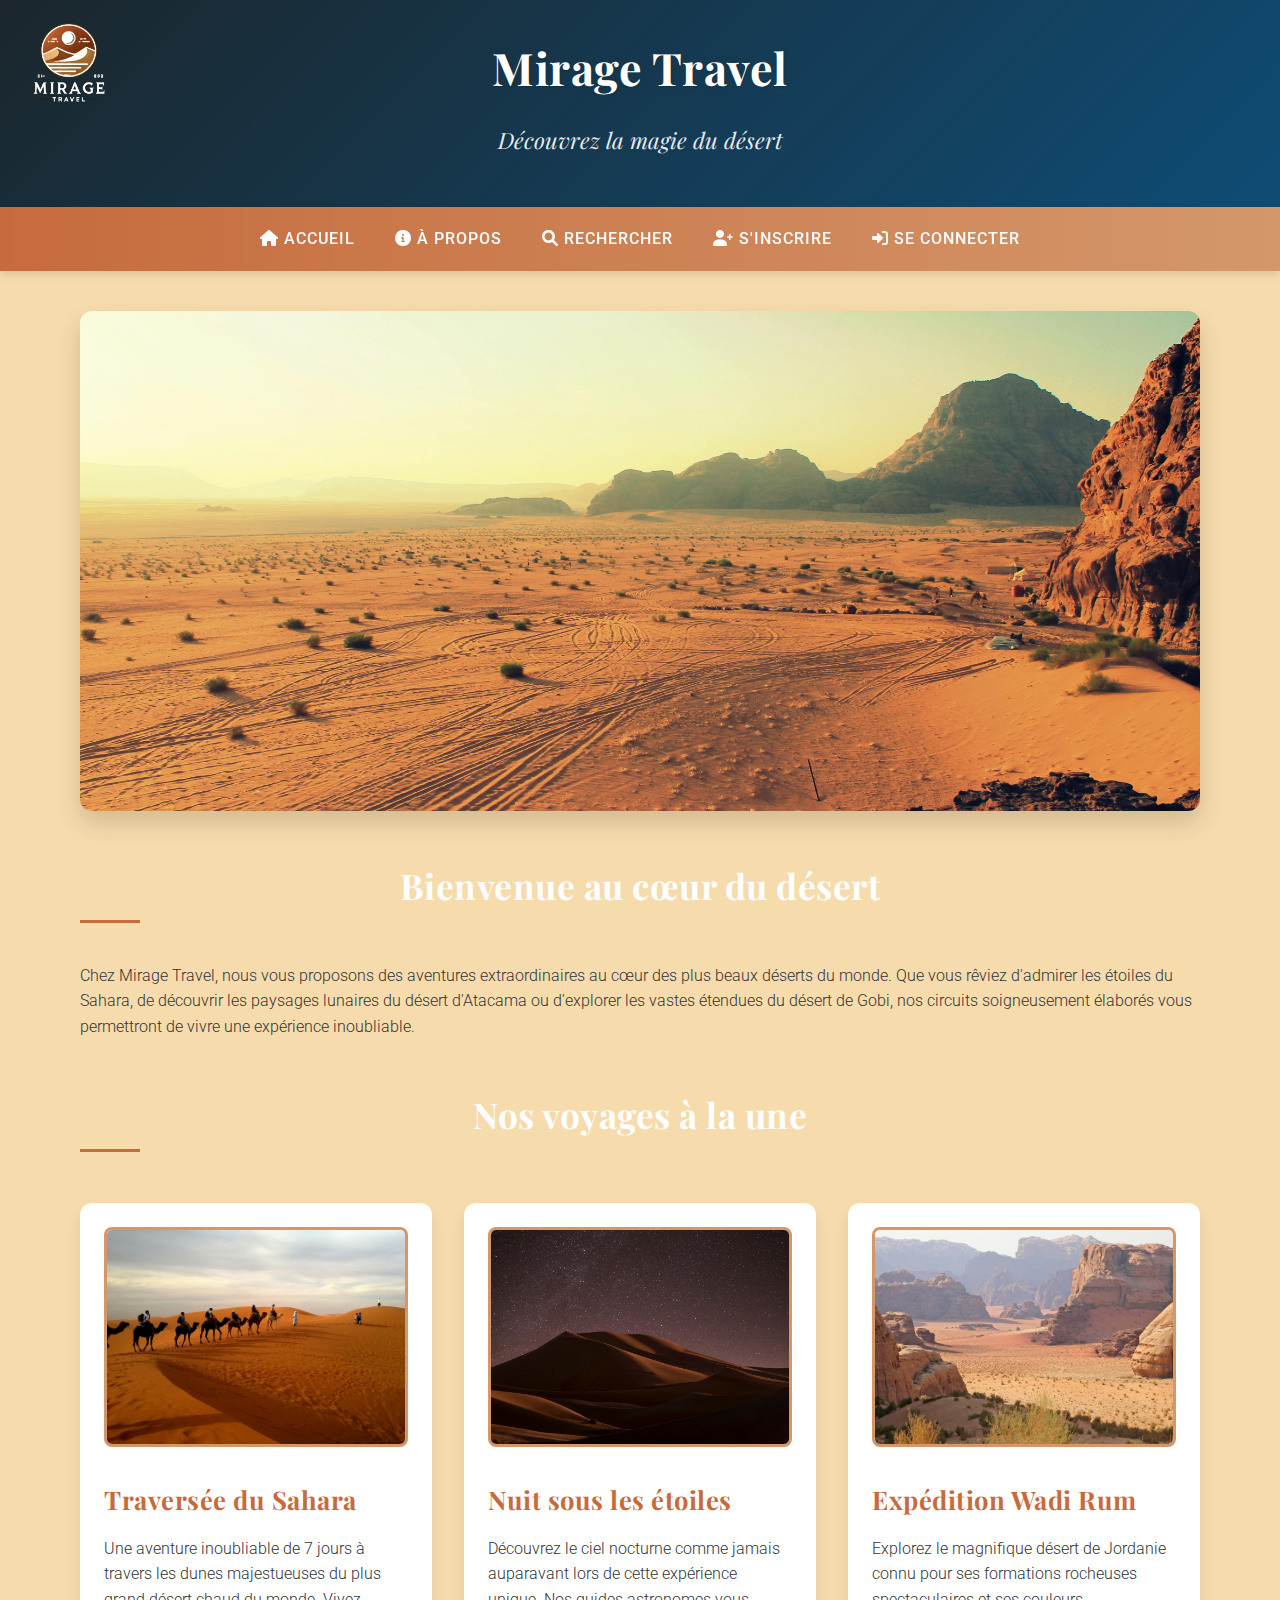
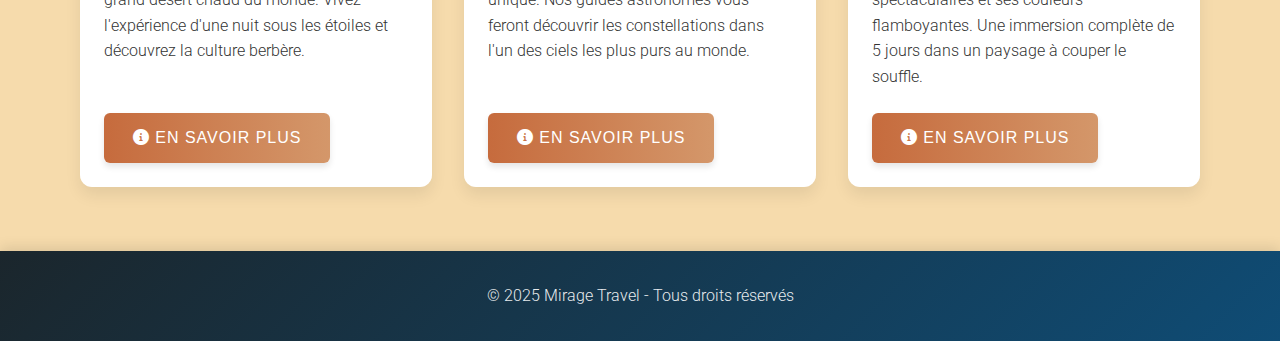
<file: index.html>
<!DOCTYPE html>
<html lang="fr">
<head>
    <meta charset="UTF-8">
    <meta name="viewport" content="width=device-width, initial-scale=1.0">
    <title>Mirage Travel - Voyages dans le désert</title>
    <link rel="stylesheet" href="styles.css">
    <link rel="stylesheet" href="https://cdnjs.cloudflare.com/ajax/libs/font-awesome/6.0.0-beta3/css/all.min.css">
</head>
<body>
    <header>
        <h1>Mirage Travel</h1>
        <p>Découvrez la magie du désert</p>
        <img src="logo.png" alt="Mirage Travel Logo" class="site-logo">
    </header>
    
    <nav>
        <ul>
            <li><a href="index.html"><i class="fas fa-home"></i> Accueil</a></li>
            <li><a href="about.html"><i class="fas fa-info-circle"></i> À propos</a></li>
            <li><a href="search.html"><i class="fas fa-search"></i> Rechercher</a></li>
            <li><a href="register.html"><i class="fas fa-user-plus"></i> S'inscrire</a></li>
            <li><a href="login.html"><i class="fas fa-sign-in-alt"></i> Se connecter</a></li>
        </ul>
    </nav>

    <div class="container">
        <img src="image1.jpg" alt="Vue panoramique du désert" class="hero-image">
        
        <section>
            <h2 class="text-center mb-5">Bienvenue au cœur du désert</h2>
            <p>Chez Mirage Travel, nous vous proposons des aventures extraordinaires au cœur des plus beaux déserts du monde. Que vous rêviez d'admirer les étoiles du Sahara, de découvrir les paysages lunaires du désert d'Atacama ou d'explorer les vastes étendues du désert de Gobi, nos circuits soigneusement élaborés vous permettront de vivre une expérience inoubliable.</p>
        </section>
        
        <section class="featured-trips">
            <h2 class="text-center" style="grid-column: 1 / -1;">Nos voyages à la une</h2>
            
            <div class="trip-card">
                <img src="image2.jpg" alt="Traversée du Sahara" class="trip-image">
                <h3>Traversée du Sahara</h3>
                <p>Une aventure inoubliable de 7 jours à travers les dunes majestueuses du plus grand désert chaud du monde. Vivez l'expérience d'une nuit sous les étoiles et découvrez la culture berbère.</p>
                <button><i class="fas fa-info-circle"></i> En savoir plus</button>
            </div>
            
            <div class="trip-card">
                <img src="image3.jpg" alt="Nuit dans le désert" class="trip-image">
                <h3>Nuit sous les étoiles</h3>
                <p>Découvrez le ciel nocturne comme jamais auparavant lors de cette expérience unique. Nos guides astronomes vous feront découvrir les constellations dans l'un des ciels les plus purs au monde.</p>
                <button><i class="fas fa-info-circle"></i> En savoir plus</button>
            </div>
            
            <div class="trip-card">
                <img src="image 8.jpg" alt="Désert de Wadi Rum" class="trip-image">
                <h3>Expédition Wadi Rum</h3>
                <p>Explorez le magnifique désert de Jordanie connu pour ses formations rocheuses spectaculaires et ses couleurs flamboyantes. Une immersion complète de 5 jours dans un paysage à couper le souffle.</p>
                <button><i class="fas fa-info-circle"></i> En savoir plus</button>
            </div>
        </section>
    </div>

    <footer>
        <p>&copy; 2025 Mirage Travel - Tous droits réservés</p>
    </footer>
</body>
</html>
</file>
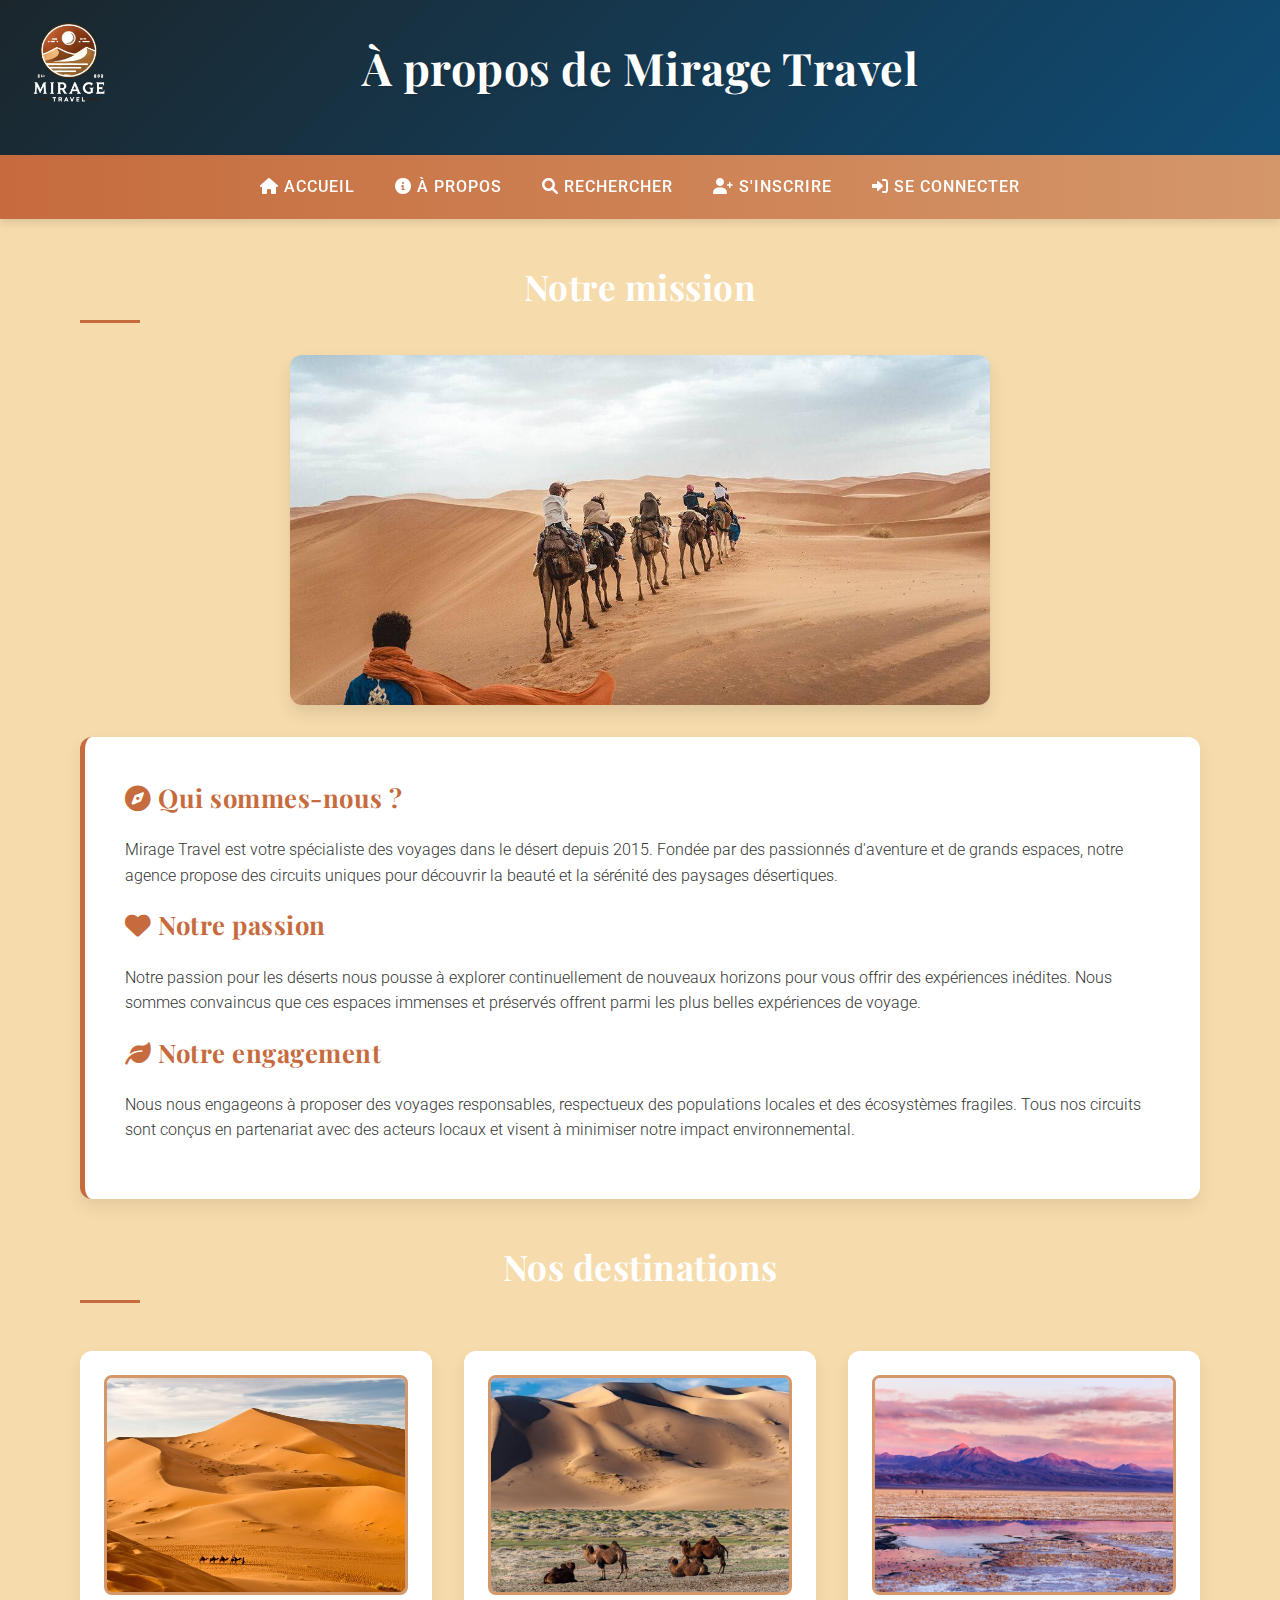
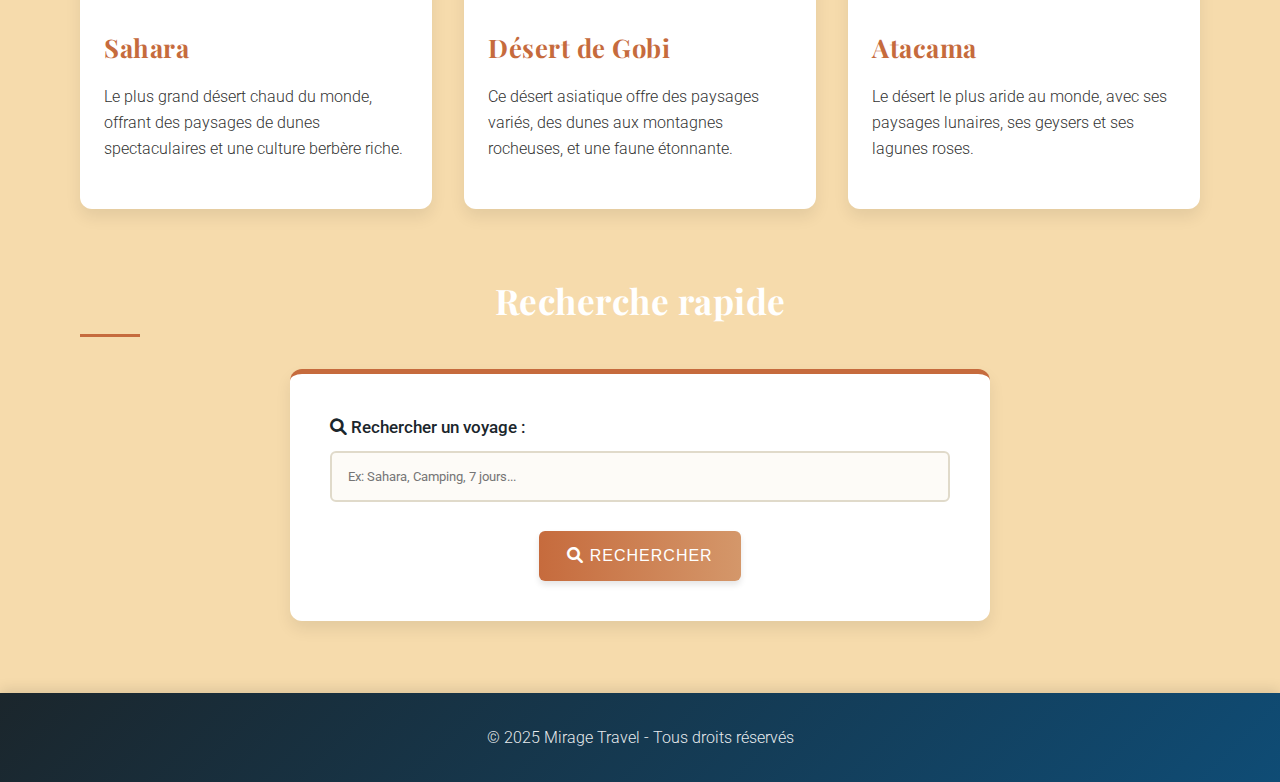
<file: about.html>
<!DOCTYPE html>
<html lang="fr">
<head>
    <meta charset="UTF-8">
    <meta name="viewport" content="width=device-width, initial-scale=1.0">
    <title>À propos - Mirage Travel</title>
    <link rel="stylesheet" href="styles.css">
    <link rel="stylesheet" href="https://cdnjs.cloudflare.com/ajax/libs/font-awesome/6.0.0-beta3/css/all.min.css">
</head>
<body>
    <header>
        <h1>À propos de Mirage Travel</h1>
        <img src="logo.png" alt="Mirage Travel Logo" class="site-logo">
    </header>
    
    <nav>
        <ul>
            <li><a href="index.html"><i class="fas fa-home"></i> Accueil</a></li>
            <li><a href="about.html"><i class="fas fa-info-circle"></i> À propos</a></li>
            <li><a href="search.html"><i class="fas fa-search"></i> Rechercher</a></li>
            <li><a href="register.html"><i class="fas fa-user-plus"></i> S'inscrire</a></li>
            <li><a href="login.html"><i class="fas fa-sign-in-alt"></i> Se connecter</a></li>
        </ul>
    </nav>

    <div class="container">
        <section>
            <h2 class="text-center">Notre mission</h2>
            <img src="image4.jpg" alt="Notre équipe dans le désert" class="about-image">
            
            <div class="profile-section">
                <h3><i class="fas fa-compass"></i> Qui sommes-nous ?</h3>
                <p>Mirage Travel est votre spécialiste des voyages dans le désert depuis 2015. Fondée par des passionnés d'aventure et de grands espaces, notre agence propose des circuits uniques pour découvrir la beauté et la sérénité des paysages désertiques.</p>
                
                <h3><i class="fas fa-heart"></i> Notre passion</h3>
                <p>Notre passion pour les déserts nous pousse à explorer continuellement de nouveaux horizons pour vous offrir des expériences inédites. Nous sommes convaincus que ces espaces immenses et préservés offrent parmi les plus belles expériences de voyage.</p>
                
                <h3><i class="fas fa-leaf"></i> Notre engagement</h3>
                <p>Nous nous engageons à proposer des voyages responsables, respectueux des populations locales et des écosystèmes fragiles. Tous nos circuits sont conçus en partenariat avec des acteurs locaux et visent à minimiser notre impact environnemental.</p>
            </div>
        </section>

        <section>
            <h2 class="text-center mt-5">Nos destinations</h2>
            <div class="featured-trips">
                <div class="trip-card">
                    <img src="image5.jpg" alt="Sahara" class="trip-image">
                    <h3>Sahara</h3>
                    <p>Le plus grand désert chaud du monde, offrant des paysages de dunes spectaculaires et une culture berbère riche.</p>
                </div>
                
                <div class="trip-card">
                    <img src="image6.jpg" alt="Désert de Gobi" class="trip-image">
                    <h3>Désert de Gobi</h3>
                    <p>Ce désert asiatique offre des paysages variés, des dunes aux montagnes rocheuses, et une faune étonnante.</p>
                </div>
                
                <div class="trip-card">
                    <img src="image7.jpg" alt="Désert d'Atacama" class="trip-image">
                    <h3>Atacama</h3>
                    <p>Le désert le plus aride au monde, avec ses paysages lunaires, ses geysers et ses lagunes roses.</p>
                </div>
            </div>
        </section>

        <section>
            <h2 class="text-center mt-5">Recherche rapide</h2>
            <div class="form-container">
                <form>
                    <div class="form-group">
                        <label for="quick-search"><i class="fas fa-search"></i> Rechercher un voyage :</label>
                        <input type="text" id="quick-search" placeholder="Ex: Sahara, Camping, 7 jours...">
                    </div>
                    <div class="text-center">
                        <button type="submit"><i class="fas fa-search"></i> Rechercher</button>
                    </div>
                </form>
            </div>
        </section>
    </div>

    <footer>
        <p>&copy; 2025 Mirage Travel - Tous droits réservés</p>
    </footer>
</body>
</html>
</file>
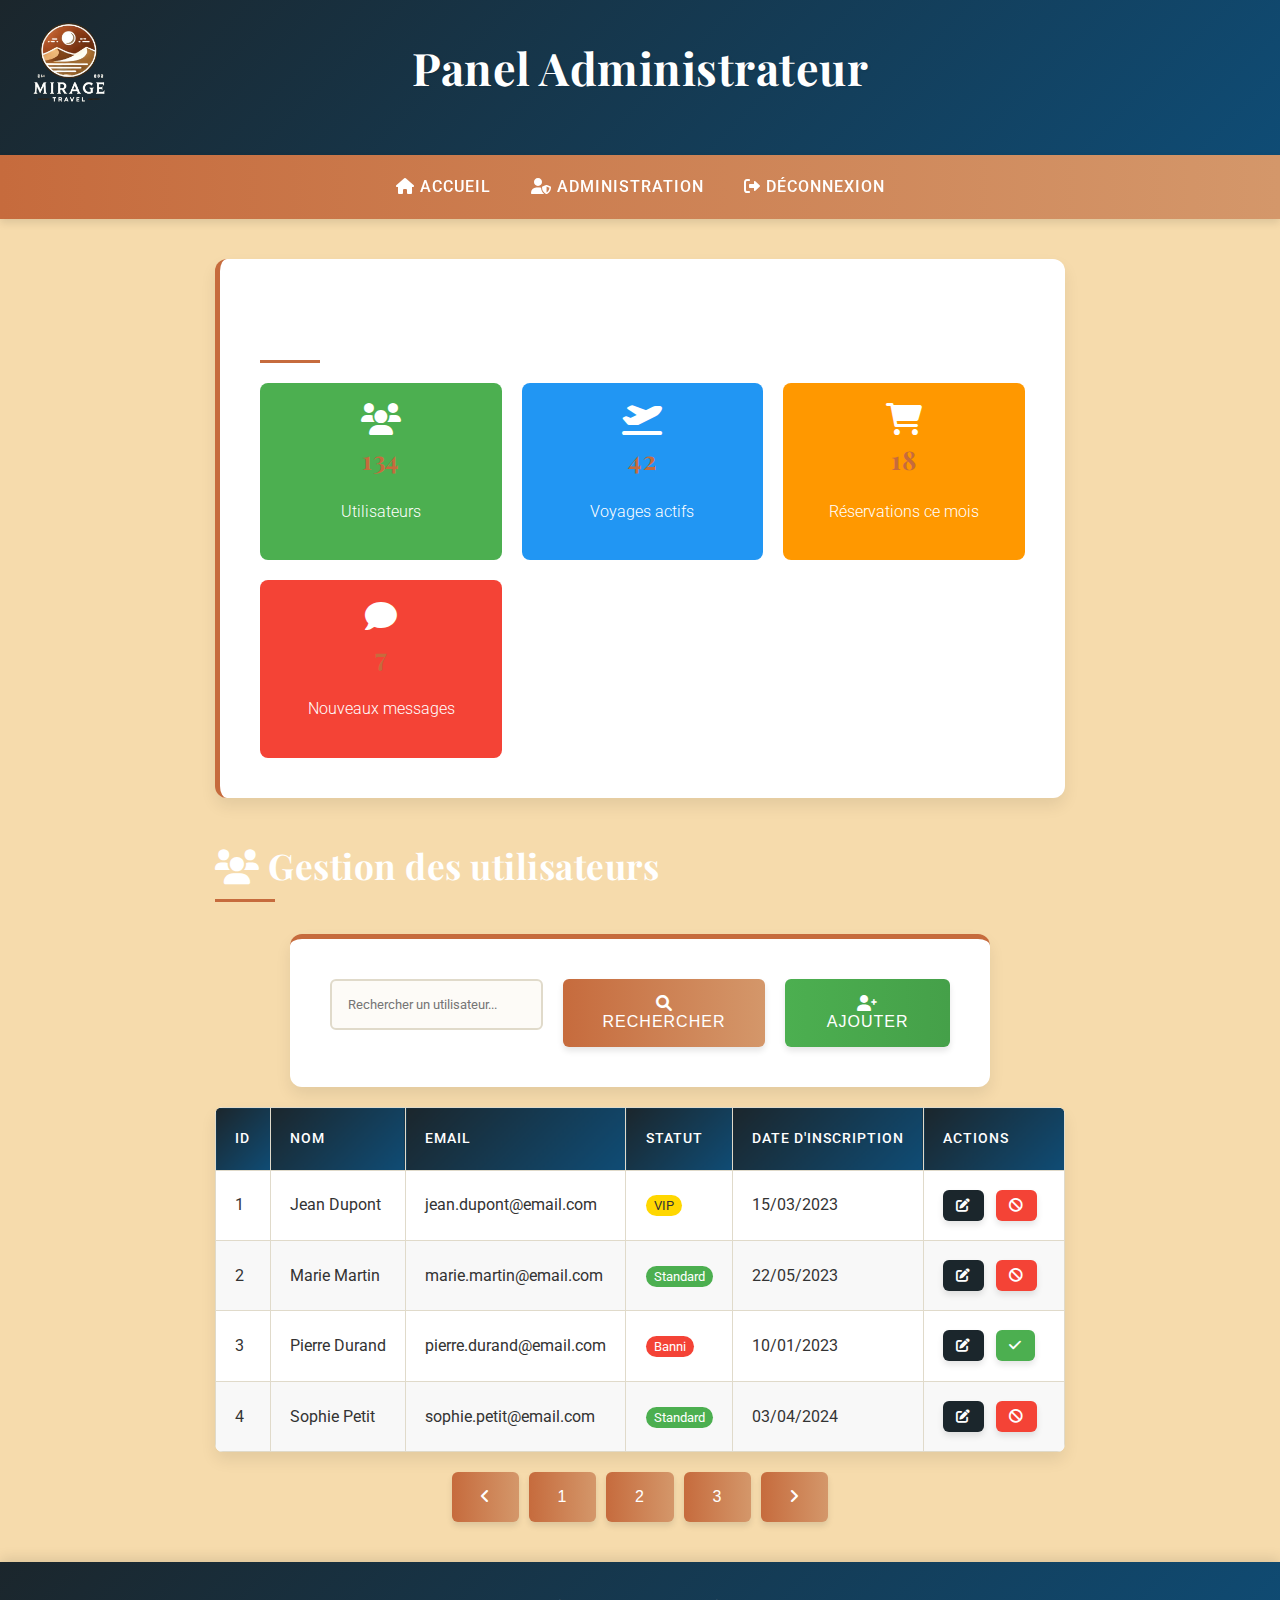
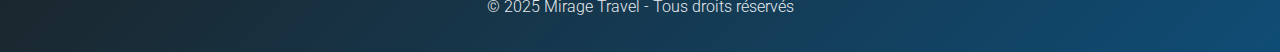
<file: admin.html>
<!DOCTYPE html>
<html lang="fr">
<head>
    <meta charset="UTF-8">
    <meta name="viewport" content="width=device-width, initial-scale=1.0">
    <title>Administration - Mirage Travel</title>
    <link rel="stylesheet" href="styles.css">
    <link rel="stylesheet" href="https://cdnjs.cloudflare.com/ajax/libs/font-awesome/6.0.0-beta3/css/all.min.css">
</head>
<body>
    <header>
        <h1>Panel Administrateur</h1>
        <img src="logo.png" alt="Mirage Travel Logo" class="site-logo">
    </header>
    
    <nav>
        <ul>
            <li><a href="index.html"><i class="fas fa-home"></i> Accueil</a></li>
            <li><a href="admin.html"><i class="fas fa-user-shield"></i> Administration</a></li>
            <li><a href="login.html"><i class="fas fa-sign-out-alt"></i> Déconnexion</a></li>
        </ul>
    </nav>

    <div class="container">
        <div class="profile-section">
            <h2><i class="fas fa-tachometer-alt"></i> Tableau de bord</h2>
            <div style="display: grid; grid-template-columns: repeat(auto-fit, minmax(200px, 1fr)); gap: 20px; margin-top: 20px;">
                <div style="background-color: #4CAF50; color: white; padding: 20px; border-radius: 8px; text-align: center;">
                    <i class="fas fa-users fa-2x"></i>
                    <h3>134</h3>
                    <p>Utilisateurs</p>
                </div>
                <div style="background-color: #2196F3; color: white; padding: 20px; border-radius: 8px; text-align: center;">
                    <i class="fas fa-plane-departure fa-2x"></i>
                    <h3>42</h3>
                    <p>Voyages actifs</p>
                </div>
                <div style="background-color: #FF9800; color: white; padding: 20px; border-radius: 8px; text-align: center;">
                    <i class="fas fa-shopping-cart fa-2x"></i>
                    <h3>18</h3>
                    <p>Réservations ce mois</p>
                </div>
                <div style="background-color: #F44336; color: white; padding: 20px; border-radius: 8px; text-align: center;">
                    <i class="fas fa-comment fa-2x"></i>
                    <h3>7</h3>
                    <p>Nouveaux messages</p>
                </div>
            </div>
        </div>
        
        <h2 class="mt-5"><i class="fas fa-users"></i> Gestion des utilisateurs</h2>
        
        <div class="form-container" style="margin-bottom: 20px;">
            <div style="display: flex; gap: 20px;">
                <div style="flex-grow: 1;">
                    <input type="text" placeholder="Rechercher un utilisateur..." style="width: 100%;">
                </div>
                <button><i class="fas fa-search"></i> Rechercher</button>
                <button style="background: linear-gradient(to right, #4CAF50, #45a049);"><i class="fas fa-user-plus"></i> Ajouter</button>
            </div>
        </div>
        
        <table class="admin-table">
            <thead>
                <tr>
                    <th>ID</th>
                    <th>Nom</th>
                    <th>Email</th>
                    <th>Statut</th>
                    <th>Date d'inscription</th>
                    <th>Actions</th>
                </tr>
            </thead>
            <tbody>
                <tr>
                    <td>1</td>
                    <td>Jean Dupont</td>
                    <td>jean.dupont@email.com</td>
                    <td><span style="background-color: #FFD700; color: #333; padding: 3px 8px; border-radius: 12px; font-size: 0.8rem;">VIP</span></td>
                    <td>15/03/2023</td>
                    <td>
                        <button style="background: #1B262C;"><i class="fas fa-edit"></i></button>
                        <button style="background: #F44336;"><i class="fas fa-ban"></i></button>
                    </td>
                </tr>
                <tr>
                    <td>2</td>
                    <td>Marie Martin</td>
                    <td>marie.martin@email.com</td>
                    <td><span style="background-color: #4CAF50; color: white; padding: 3px 8px; border-radius: 12px; font-size: 0.8rem;">Standard</span></td>
                    <td>22/05/2023</td>
                    <td>
                        <button style="background: #1B262C;"><i class="fas fa-edit"></i></button>
                        <button style="background: #F44336;"><i class="fas fa-ban"></i></button>
                    </td>
                </tr>
                <tr>
                    <td>3</td>
                    <td>Pierre Durand</td>
                    <td>pierre.durand@email.com</td>
                    <td><span style="background-color: #F44336; color: white; padding: 3px 8px; border-radius: 12px; font-size: 0.8rem;">Banni</span></td>
                    <td>10/01/2023</td>
                    <td>
                        <button style="background: #1B262C;"><i class="fas fa-edit"></i></button>
                        <button style="background: #4CAF50;"><i class="fas fa-check"></i></button>
                    </td>
                </tr>
                <tr>
                    <td>4</td>
                    <td>Sophie Petit</td>
                    <td>sophie.petit@email.com</td>
                    <td><span style="background-color: #4CAF50; color: white; padding: 3px 8px; border-radius: 12px; font-size: 0.8rem;">Standard</span></td>
                    <td>03/04/2024</td>
                    <td>
                        <button style="background: #1B262C;"><i class="fas fa-edit"></i></button>
                        <button style="background: #F44336;"><i class="fas fa-ban"></i></button>
                    </td>
                </tr>
            </tbody>
        </table>
        
        <div style="display: flex; justify-content: center; margin-top: 20px;">
            <button style="background-color: #1B262C; margin: 0 5px;"><i class="fas fa-angle-left"></i></button>
            <button style="background-color: #C66B3D; margin: 0 5px;">1</button>
            <button style="background-color: #1B262C; margin: 0 5px;">2</button>
            <button style="background-color: #1B262C; margin: 0 5px;">3</button>
            <button style="background-color: #1B262C; margin: 0 5px;"><i class="fas fa-angle-right"></i></button>
        </div>
    </div>

    <footer>
        <p>&copy; 2025 Mirage Travel - Tous droits réservés</p>
    </footer>
</body>
</html>
</file>
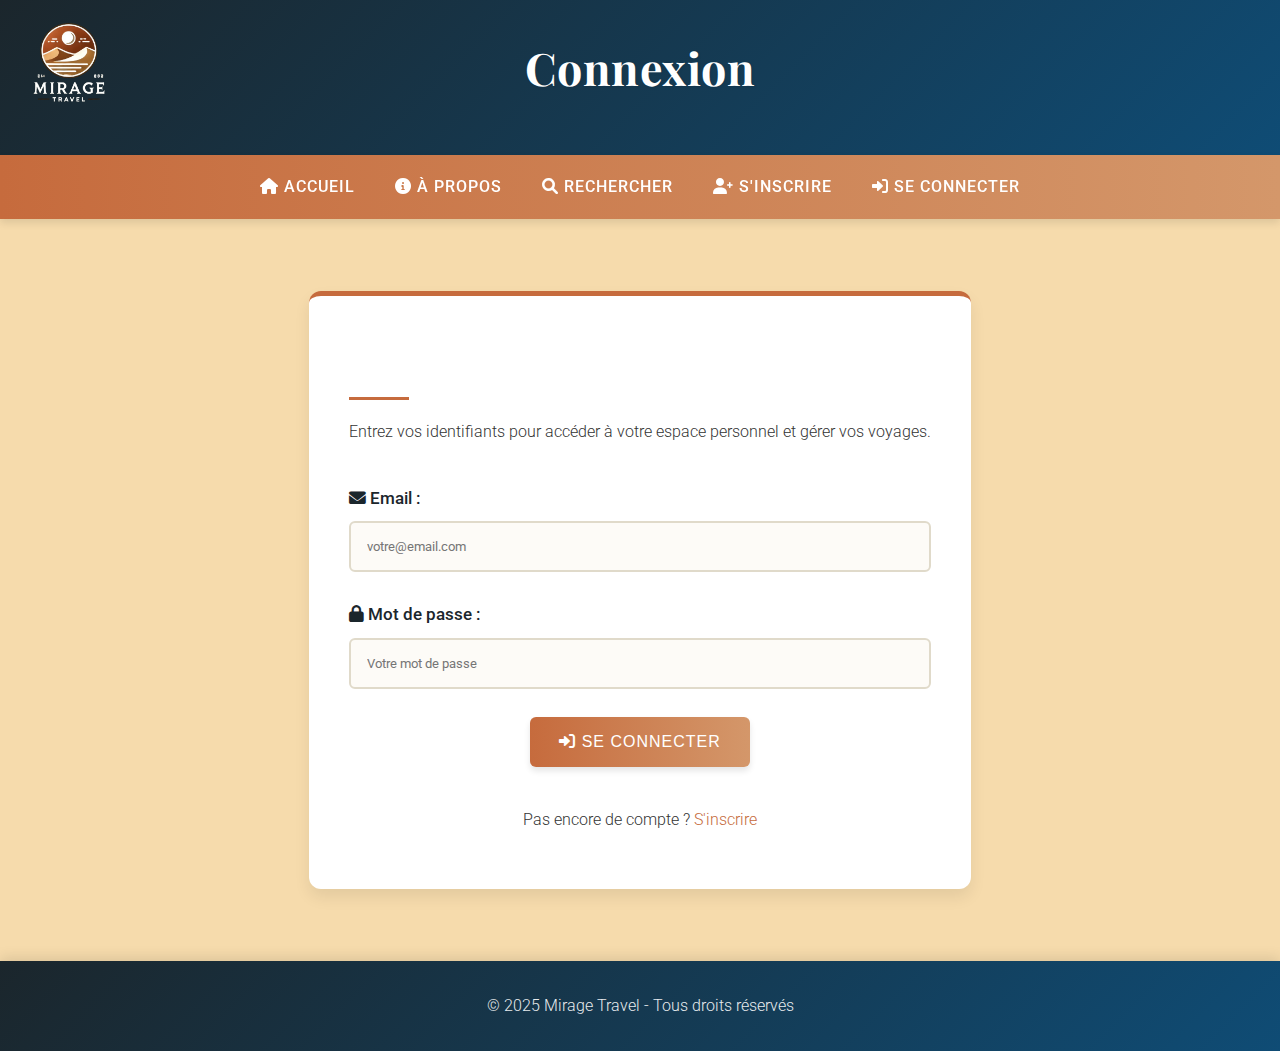
<file: login.html>
<!DOCTYPE html>
<html lang="fr">
<head>
    <meta charset="UTF-8">
    <meta name="viewport" content="width=device-width, initial-scale=1.0">
    <title>Connexion - Mirage Travel</title>
    <link rel="stylesheet" href="styles.css">
    <link rel="stylesheet" href="https://cdnjs.cloudflare.com/ajax/libs/font-awesome/6.0.0-beta3/css/all.min.css">
</head>
<body>
    <header>
        <h1>Connexion</h1>
        <img src="logo.png" alt="Mirage Travel Logo" class="site-logo">
    </header>
    
    <nav>
        <ul>
            <li><a href="index.html"><i class="fas fa-home"></i> Accueil</a></li>
            <li><a href="about.html"><i class="fas fa-info-circle"></i> À propos</a></li>
            <li><a href="search.html"><i class="fas fa-search"></i> Rechercher</a></li>
            <li><a href="register.html"><i class="fas fa-user-plus"></i> S'inscrire</a></li>
            <li><a href="login.html"><i class="fas fa-sign-in-alt"></i> Se connecter</a></li>
        </ul>
    </nav>

    <div class="container">
        <div class="form-container">
            <h2 class="text-center">Accédez à votre compte</h2>
            <p class="text-center mb-5">Entrez vos identifiants pour accéder à votre espace personnel et gérer vos voyages.</p>
            
            <form>
                <div class="form-group">
                    <label for="email"><i class="fas fa-envelope"></i> Email :</label>
                    <input type="email" id="email" placeholder="votre@email.com" required>
                </div>

                <div class="form-group">
                    <label for="password"><i class="fas fa-lock"></i> Mot de passe :</label>
                    <input type="password" id="password" placeholder="Votre mot de passe" required>
                </div>

                <div class="text-center">
                    <button type="submit"><i class="fas fa-sign-in-alt"></i> Se connecter</button>
                </div>
                
                <p class="text-center mt-5">Pas encore de compte ? <a href="register.html" style="color: #C66B3D; text-decoration: none;">S'inscrire</a></p>
            </form>
        </div>
    </div>

    <footer>
        <p>&copy; 2025 Mirage Travel - Tous droits réservés</p>
    </footer>
</body>
</html>
</file>
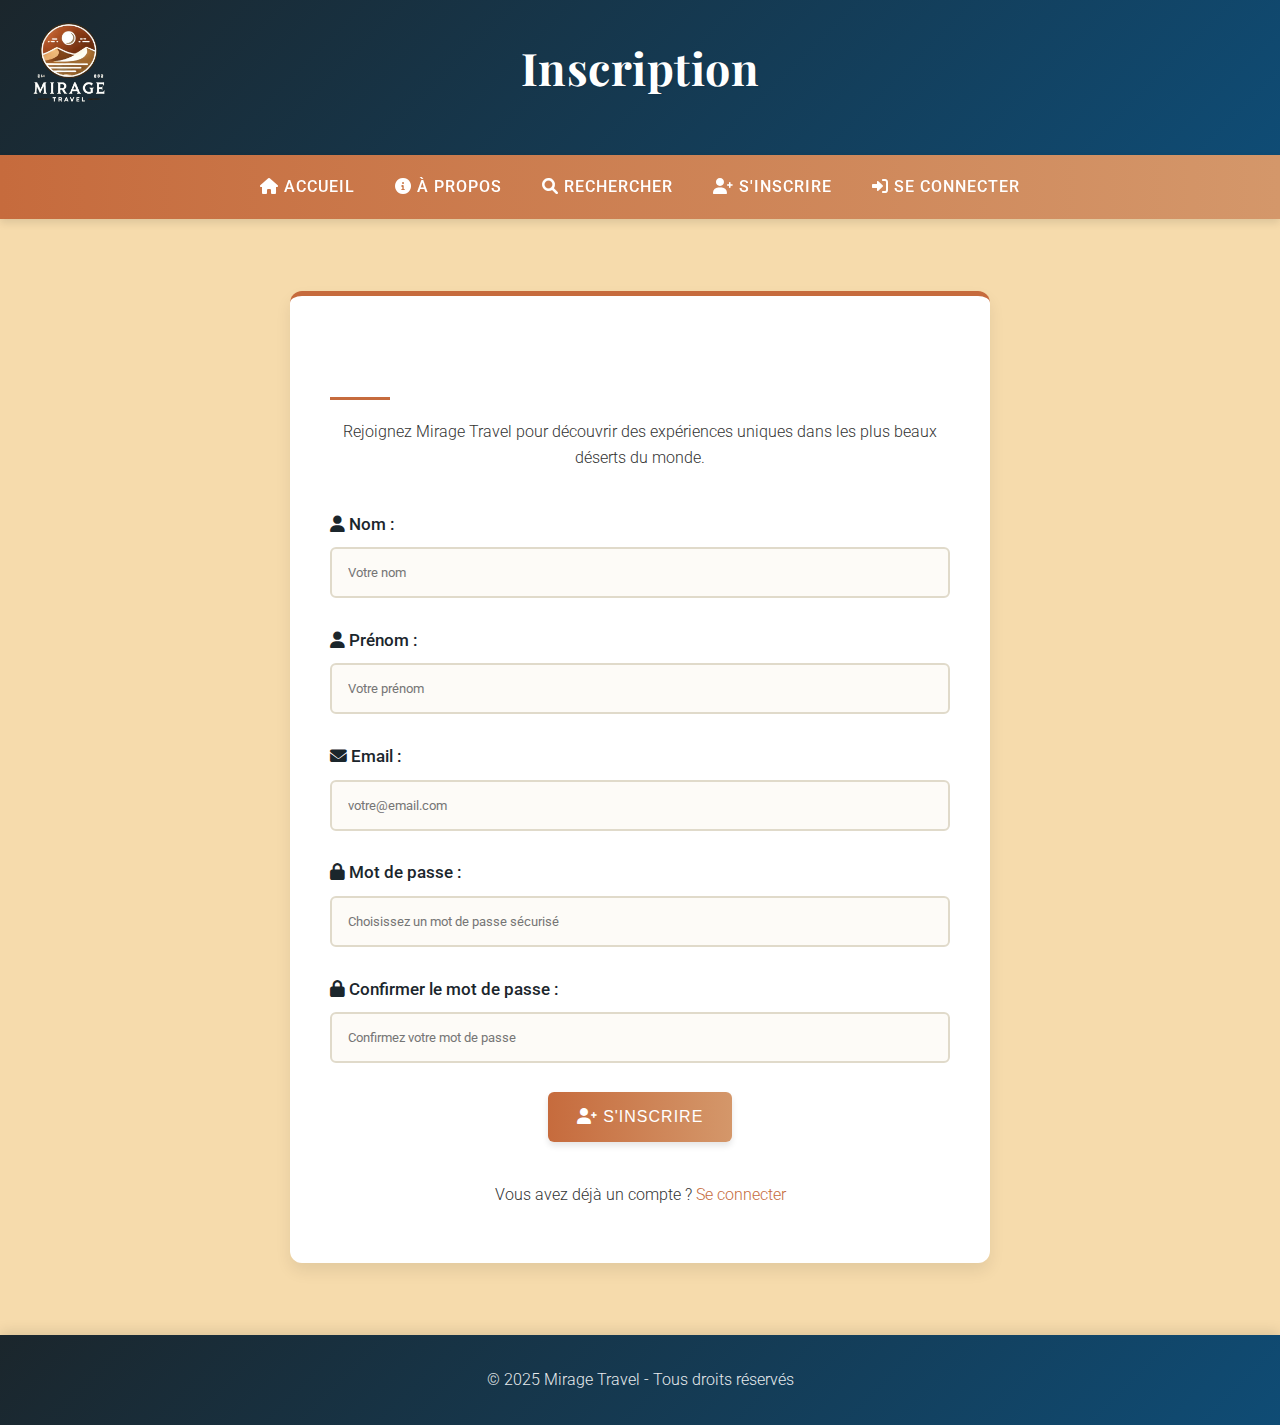
<file: register.html>
<!DOCTYPE html>
<html lang="fr">
<head>
    <meta charset="UTF-8">
    <meta name="viewport" content="width=device-width, initial-scale=1.0">
    <title>Inscription - Mirage Travel</title>
    <link rel="stylesheet" href="styles.css">
    <link rel="stylesheet" href="https://cdnjs.cloudflare.com/ajax/libs/font-awesome/6.0.0-beta3/css/all.min.css">
</head>
<body>
    <header>
        <h1>Inscription</h1>
        <img src="logo.png" alt="Mirage Travel Logo" class="site-logo">
    </header>
    
    <nav>
        <ul>
            <li><a href="index.html"><i class="fas fa-home"></i> Accueil</a></li>
            <li><a href="about.html"><i class="fas fa-info-circle"></i> À propos</a></li>
            <li><a href="search.html"><i class="fas fa-search"></i> Rechercher</a></li>
            <li><a href="register.html"><i class="fas fa-user-plus"></i> S'inscrire</a></li>
            <li><a href="login.html"><i class="fas fa-sign-in-alt"></i> Se connecter</a></li>
        </ul>
    </nav>

    <div class="container">
        <div class="form-container">
            <h2 class="text-center">Créez votre compte</h2>
            <p class="text-center mb-5">Rejoignez Mirage Travel pour découvrir des expériences uniques dans les plus beaux déserts du monde.</p>
            
            <form>
                <div class="form-group">
                    <label for="nom"><i class="fas fa-user"></i> Nom :</label>
                    <input type="text" id="nom" placeholder="Votre nom" required>
                </div>

                <div class="form-group">
                    <label for="prenom"><i class="fas fa-user"></i> Prénom :</label>
                    <input type="text" id="prenom" placeholder="Votre prénom" required>
                </div>

                <div class="form-group">
                    <label for="email"><i class="fas fa-envelope"></i> Email :</label>
                    <input type="email" id="email" placeholder="votre@email.com" required>
                </div>

                <div class="form-group">
                    <label for="password"><i class="fas fa-lock"></i> Mot de passe :</label>
                    <input type="password" id="password" placeholder="Choisissez un mot de passe sécurisé" required>
                </div>

                <div class="form-group">
                    <label for="confirm-password"><i class="fas fa-lock"></i> Confirmer le mot de passe :</label>
                    <input type="password" id="confirm-password" placeholder="Confirmez votre mot de passe" required>
                </div>

                <div class="text-center">
                    <button type="submit"><i class="fas fa-user-plus"></i> S'inscrire</button>
                </div>
                
                <p class="text-center mt-5">Vous avez déjà un compte ? <a href="login.html" style="color: #C66B3D; text-decoration: none;">Se connecter</a></p>
            </form>
        </div>
    </div>

    <footer>
        <p>&copy; 2025 Mirage Travel - Tous droits réservés</p>
    </footer>
</body>
</html>
</file>
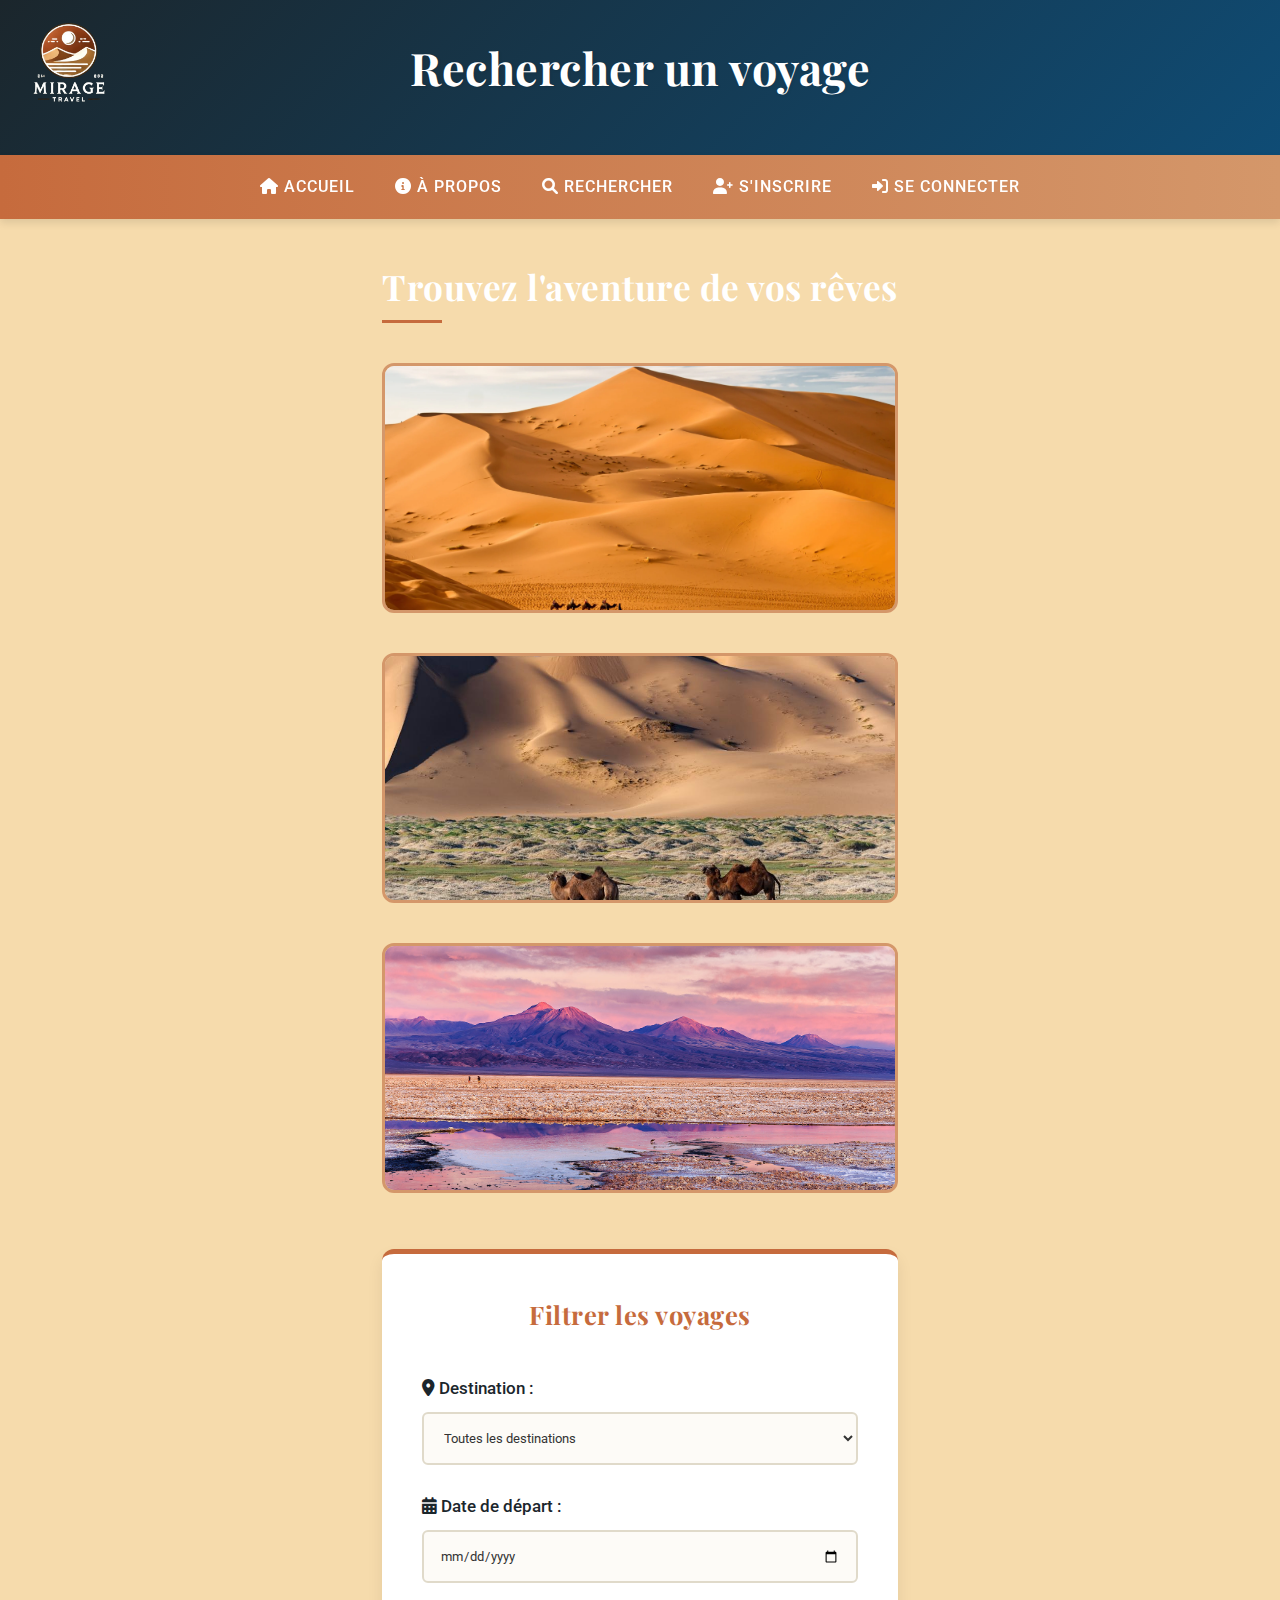
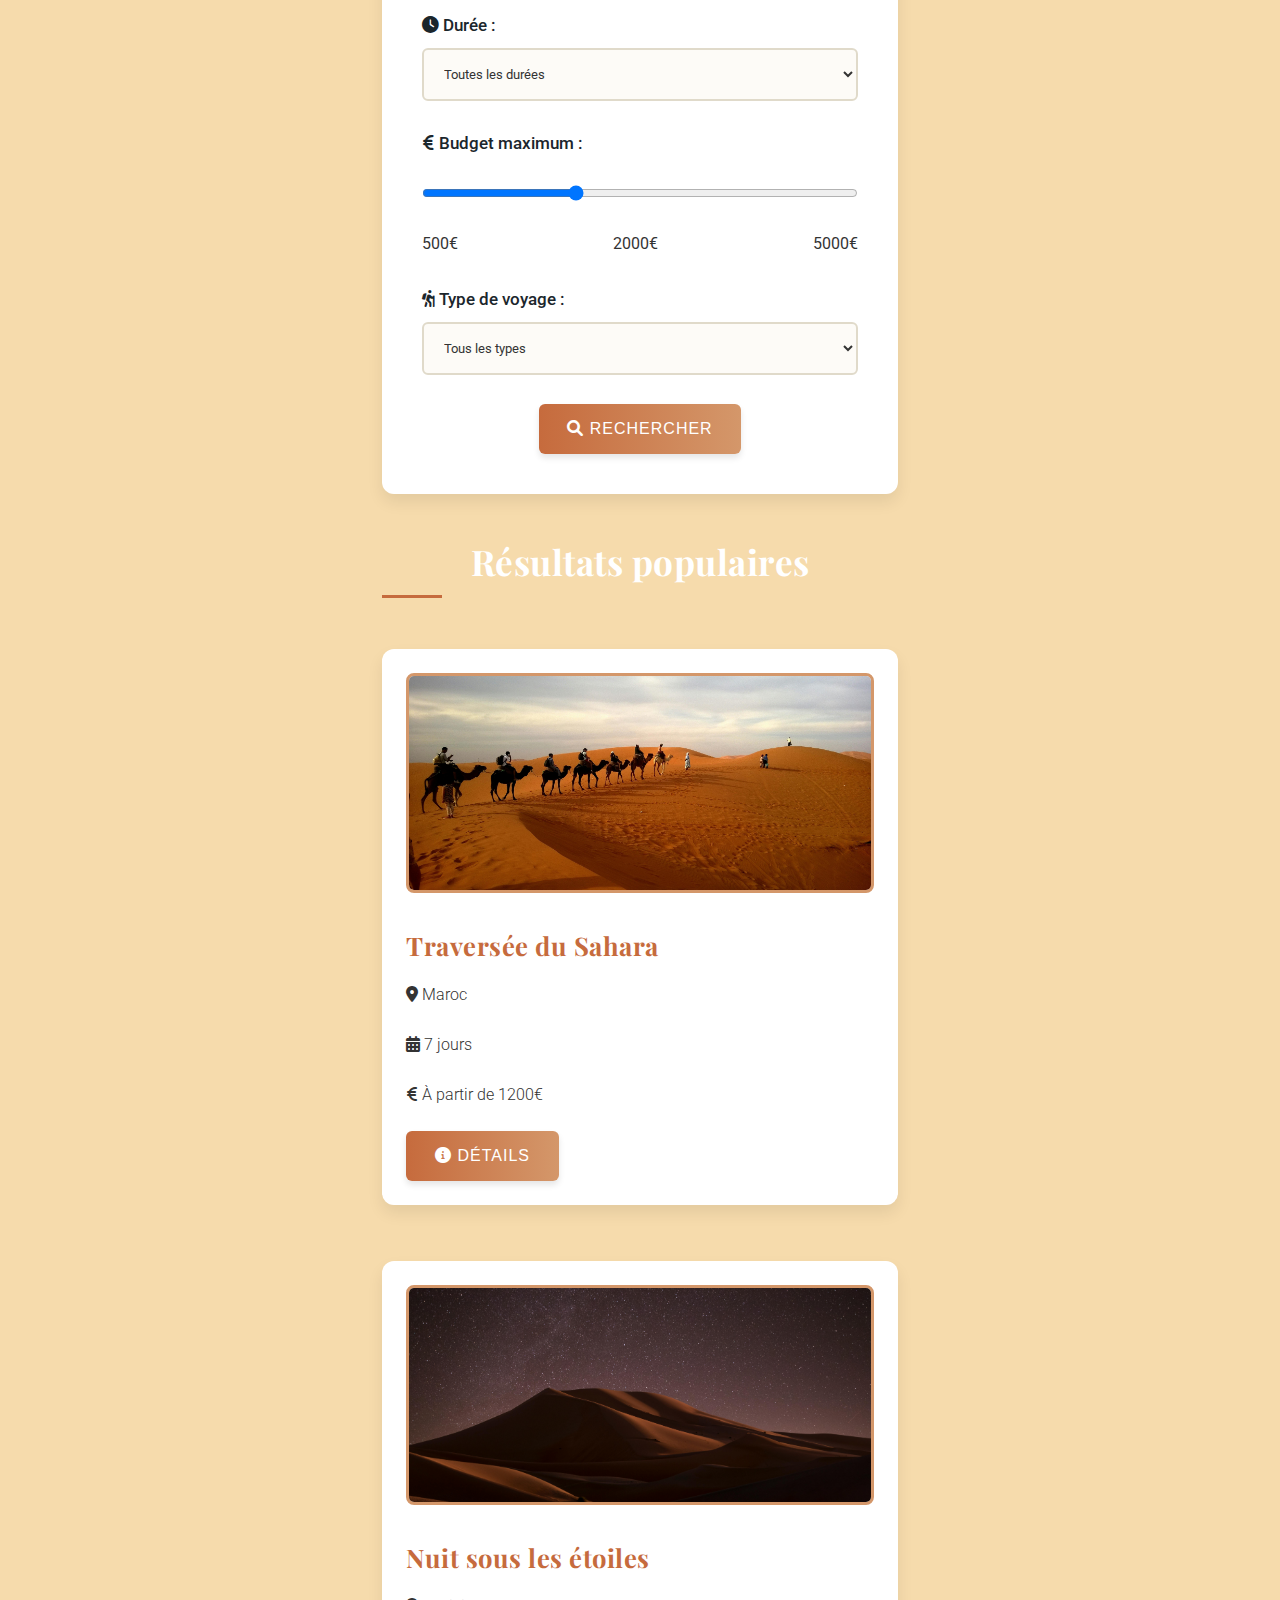
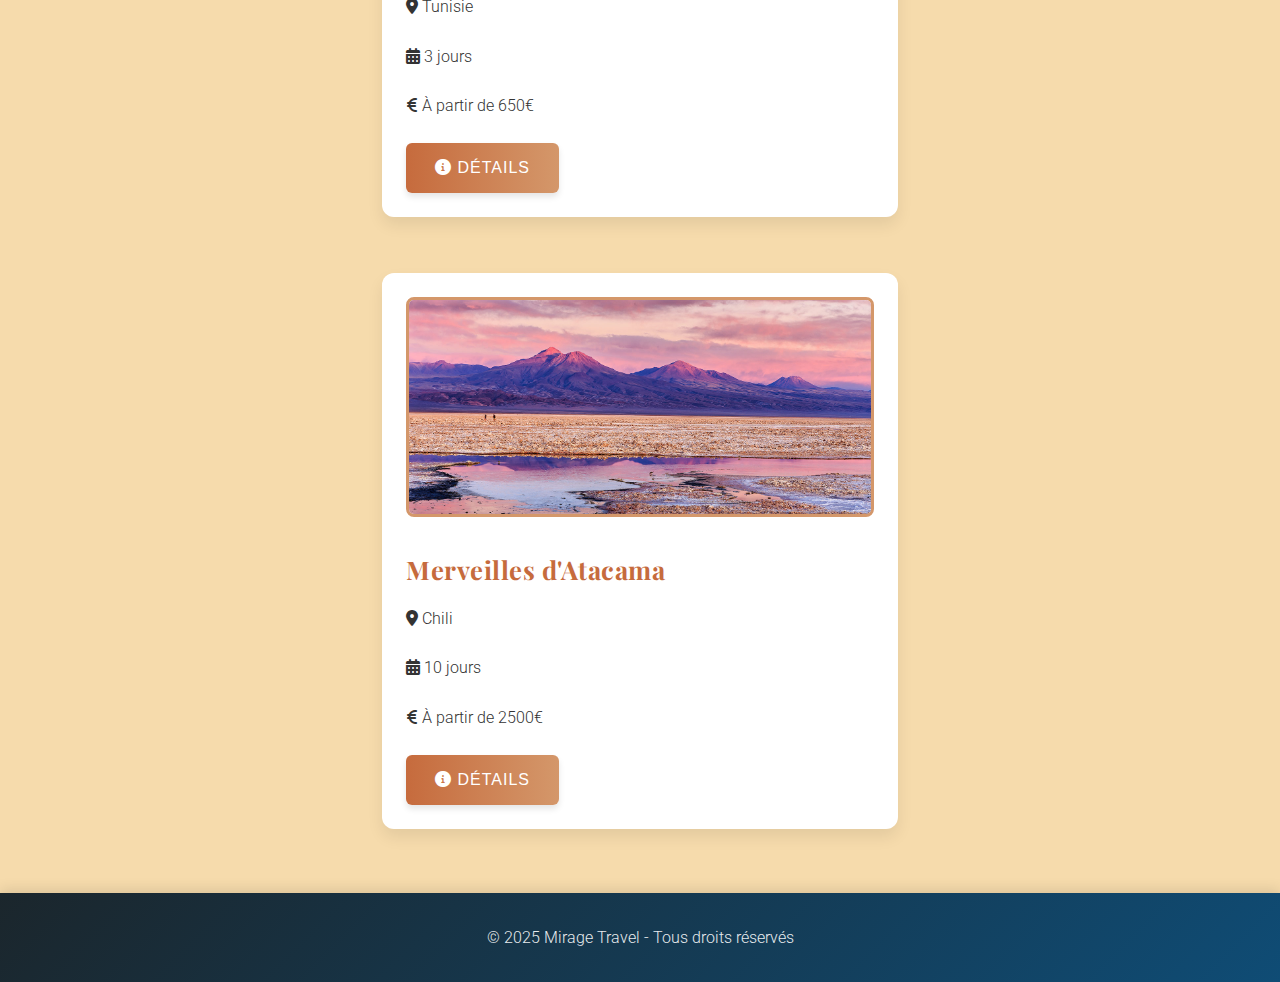
<file: search.html>
<!DOCTYPE html>
<html lang="fr">
<head>
    <meta charset="UTF-8">
    <meta name="viewport" content="width=device-width, initial-scale=1.0">
    <title>Recherche - Mirage Travel</title>
    <link rel="stylesheet" href="styles.css">
    <link rel="stylesheet" href="https://cdnjs.cloudflare.com/ajax/libs/font-awesome/6.0.0-beta3/css/all.min.css">
</head>
<body>
    <header>
        <h1>Rechercher un voyage</h1>
        <img src="logo.png" alt="Mirage Travel Logo" class="site-logo">
    </header>
    
    <nav>
        <ul>
            <li><a href="index.html"><i class="fas fa-home"></i> Accueil</a></li>
            <li><a href="about.html"><i class="fas fa-info-circle"></i> À propos</a></li>
            <li><a href="search.html"><i class="fas fa-search"></i> Rechercher</a></li>
            <li><a href="register.html"><i class="fas fa-user-plus"></i> S'inscrire</a></li>
            <li><a href="login.html"><i class="fas fa-sign-in-alt"></i> Se connecter</a></li>
        </ul>
    </nav>

    <div class="container">
        <h2 class="text-center mb-5">Trouvez l'aventure de vos rêves</h2>
        
        <div class="destinations-preview">
            <img src="image5.jpg" alt="Sahara" class="destination-image">
            <img src="image6.jpg" alt="Désert de Gobi" class="destination-image">
            <img src="image7.jpg" alt="Désert d'Atacama" class="destination-image">
        </div>

        <div class="form-container">
            <h3 class="text-center mb-5">Filtrer les voyages</h3>
            
            <form>
                <div class="form-group">
                    <label for="destination"><i class="fas fa-map-marker-alt"></i> Destination :</label>
                    <select id="destination">
                        <option value="">Toutes les destinations</option>
                        <option>Sahara</option>
                        <option>Désert de Gobi</option>
                        <option>Désert d'Atacama</option>
                        <option>Wadi Rum</option>
                        <option>Désert du Namib</option>
                    </select>
                </div>
                
                <div class="form-group">
                    <label for="date-depart"><i class="fas fa-calendar-alt"></i> Date de départ :</label>
                    <input type="date" id="date-depart">
                </div>

                <div class="form-group">
                    <label for="duree"><i class="fas fa-clock"></i> Durée :</label>
                    <select id="duree">
                        <option value="">Toutes les durées</option>
                        <option>3-5 jours</option>
                        <option>6-10 jours</option>
                        <option>11-15 jours</option>
                        <option>Plus de 15 jours</option>
                    </select>
                </div>

                <div class="form-group">
                    <label for="budget"><i class="fas fa-euro-sign"></i> Budget maximum :</label>
                    <input type="range" id="budget" min="500" max="5000" step="100" value="2000">
                    <div style="display: flex; justify-content: space-between; margin-top: 5px;">
                        <span>500€</span>
                        <span id="budget-value">2000€</span>
                        <span>5000€</span>
                    </div>
                </div>

                <div class="form-group">
                    <label for="type"><i class="fas fa-hiking"></i> Type de voyage :</label>
                    <select id="type">
                        <option value="">Tous les types</option>
                        <option>Aventure</option>
                        <option>Culturel</option>
                        <option>Photographique</option>
                        <option>Bien-être</option>
                        <option>Gastronomique</option>
                    </select>
                </div>

                <div class="text-center">
                    <button type="submit"><i class="fas fa-search"></i> Rechercher</button>
                </div>
            </form>
        </div>
        
        <div class="featured-trips mt-5">
            <h2 class="text-center" style="grid-column: 1 / -1;">Résultats populaires</h2>
            
            <div class="trip-card">
                <img src="image2.jpg" alt="Traversée du Sahara" class="trip-image">
                <h3>Traversée du Sahara</h3>
                <p><i class="fas fa-map-marker-alt"></i> Maroc</p>
                <p><i class="fas fa-calendar-alt"></i> 7 jours</p>
                <p><i class="fas fa-euro-sign"></i> À partir de 1200€</p>
                <button><i class="fas fa-info-circle"></i> Détails</button>
            </div>
            
            <div class="trip-card">
                <img src="image3.jpg" alt="Nuit dans le désert" class="trip-image">
                <h3>Nuit sous les étoiles</h3>
                <p><i class="fas fa-map-marker-alt"></i> Tunisie</p>
                <p><i class="fas fa-calendar-alt"></i> 3 jours</p>
                <p><i class="fas fa-euro-sign"></i> À partir de 650€</p>
                <button><i class="fas fa-info-circle"></i> Détails</button>
            </div>
            
            <div class="trip-card">
                <img src="image7.jpg" alt="Désert d'Atacama" class="trip-image">
                <h3>Merveilles d'Atacama</h3>
                <p><i class="fas fa-map-marker-alt"></i> Chili</p>
                <p><i class="fas fa-calendar-alt"></i> 10 jours</p>
                <p><i class="fas fa-euro-sign"></i> À partir de 2500€</p>
                <button><i class="fas fa-info-circle"></i> Détails</button>
            </div>
        </div>
    </div>

    <footer>
        <p>&copy; 2025 Mirage Travel - Tous droits réservés</p>
    </footer>
    

</body>
</html>
</file>
<file: styles.css>
/* Importation de polices Google Fonts */
@import url('https://fonts.googleapis.com/css2?family=Playfair+Display:ital,wght@0,400;0,700;1,400&family=Roboto:wght@300;400;500&display=swap');

* {
    margin: 0;
    padding: 0;
    box-sizing: border-box;
    transition: all 0.3s ease;
}

body {
    background-color: #f6dbac;  /* Fond légèrement plus clair pour plus de chaleur */
    color: #333333;
    line-height: 1.6;
    font-family: 'Roboto', Arial, sans-serif;
    animation: fadeIn 0.8s ease-in;
    opacity: 1;
    min-height: 100vh;
    display: flex;
    flex-direction: column;
}

@keyframes fadeIn {
    from {
        opacity: 0;
        transform: translateY(10px);
    }
    to {
        opacity: 1;
        transform: translateY(0);
    }
}

h1, h2, h3 {
    font-family: 'Playfair Display', serif;
    margin-bottom: 1.2rem;
    color: #ffffff;
    letter-spacing: 0.5px;
}

h1 {
    font-size: 2.8rem;
    font-weight: 700;
    text-shadow: 1px 1px 3px rgba(0, 0, 0, 0.1);
}

h2 {
    font-size: 2.2rem;
    position: relative;
    padding-bottom: 0.5rem;
}

h2::after {
    content: '';
    position: absolute;
    bottom: 0;
    left: 0;
    width: 60px;
    height: 3px;
    background-color: #C66B3D;
}

h3 {
    font-size: 1.6rem;
    color: #C66B3D;
}

p {
    margin-bottom: 1rem;
    font-weight: 300;
}

header {
    background: linear-gradient(135deg, #1B262C 0%, #0F4C75 100%);
    color: #FFFFFF;
    padding: 2rem;
    text-align: center;
    box-shadow: 0 4px 12px rgba(0, 0, 0, 0.1);
    position: relative;
    overflow: hidden;
}

.site-logo {
    position: absolute;
    top: 0.5rem;
    left: 0.5rem;
    height: 120px;
    width: auto;
    transition: transform 0.3s ease;
}

.site-logo:hover {
    transform: scale(1.05);
}

header p {
    font-family: 'Playfair Display', serif;
    font-style: italic;
    font-size: 1.4rem;
    margin-top: 0.5rem;
    opacity: 0.9;
}

nav {
    background: linear-gradient(to right, #C66B3D, #D4976A);
    padding: 1.2rem;
    box-shadow: 0 4px 8px rgba(0, 0, 0, 0.1);
    position: sticky;
    top: 0;
    z-index: 1000;
}

nav ul {
    list-style: none;
    display: flex;
    justify-content: center;
    gap: 2.5rem;
    max-width: 1200px;
    margin: 0 auto;
}

nav a {
    color: #FFFFFF;
    text-decoration: none;
    font-weight: 500;
    text-transform: uppercase;
    font-size: 1rem;
    letter-spacing: 1px;
    padding: 0.5rem 0;
    position: relative;
    transition: all 0.3s ease;
}

nav a::after {
    content: '';
    position: absolute;
    bottom: 0;
    left: 0;
    width: 0;
    height: 2px;
    background-color: #FFFFFF;
    transition: width 0.3s ease;
}

nav a:hover {
    color: #FFFFFF;
    transform: translateY(-2px);
}

nav a:hover::after {
    width: 100%;
}

.container {
    max-width: 1200px;
    margin: 0 auto;
    padding: 2.5rem;
    flex: 1;
}

.form-container {
    background-color: #FFFFFF;
    padding: 2.5rem;
    border-radius: 12px;
    box-shadow: 0 8px 16px rgba(0, 0, 0, 0.08);
    max-width: 700px;
    margin: 2rem auto;
    border-top: 5px solid #C66B3D;
}

.form-group {
    margin-bottom: 1.8rem;
    position: relative;
}

label {
    display: block;
    margin-bottom: 0.6rem;
    font-weight: 500;
    color: #1B262C;
    font-size: 1.05rem;
}

input, select {
    width: 100%;
    padding: 1rem;
    border: 2px solid #E0DACA;
    border-radius: 6px;
    transition: all 0.3s ease;
    font-family: 'Roboto', sans-serif;
    color: #333;
    background-color: #FDFBF7;
}

input:focus, select:focus {
    border-color: #C66B3D;
    outline: none;
    box-shadow: 0 0 0 3px rgba(198, 107, 61, 0.1);
    background-color: #FFFFFF;
}

button {
    background: linear-gradient(to right, #C66B3D, #D4976A);
    color: #FFFFFF;
    padding: 1rem 1.8rem;
    border: none;
    border-radius: 6px;
    cursor: pointer;
    font-weight: 500;
    text-transform: uppercase;
    letter-spacing: 1px;
    transition: all 0.3s ease;
    font-size: 1rem;
    display: inline-block;
    box-shadow: 0 4px 6px rgba(0, 0, 0, 0.1);
}

button:hover {
    background: linear-gradient(to right, #D4976A, #C66B3D);
    transform: translateY(-3px);
    box-shadow: 0 6px 12px rgba(0, 0, 0, 0.15);
}

button:active {
    transform: translateY(-1px);
}

.featured-trips {
    animation: fadeIn 1.2s ease-in;
    display: grid;
    grid-template-columns: repeat(auto-fit, minmax(300px, 1fr));
    gap: 2rem;
    margin-top: 3rem;
}

.trip-card {
    background-color: #FFFFFF;
    border-radius: 12px;
    padding: 1.5rem;
    margin-bottom: 1.5rem;
    box-shadow: 0 8px 16px rgba(0, 0, 0, 0.08);
    transition: transform 0.4s ease, box-shadow 0.4s ease;
    overflow: hidden;
    display: flex;
    flex-direction: column;
}

.trip-card:hover {
    transform: translateY(-8px);
    box-shadow: 0 12px 24px rgba(0, 0, 0, 0.12);
}

.trip-card h3 {
    color: #C66B3D;
    font-size: 1.6rem;
    margin: 1rem 0;
}

.trip-card p {
    margin-bottom: 1.5rem;
    flex-grow: 1;
}

.trip-card button {
    align-self: flex-start;
}

.profile-section {
    background-color: #FFFFFF;
    padding: 2.5rem;
    border-radius: 12px;
    margin-bottom: 2rem;
    box-shadow: 0 8px 16px rgba(0, 0, 0, 0.08);
    border-left: 5px solid #C66B3D;
}

.profile-section h2 {
    margin-top: 0;
}

.profile-section .form-group {
    margin-bottom: 1.5rem;
    display: flex;
    align-items: center;
    border-bottom: 1px solid #f0f0f0;
    padding-bottom: 1rem;
}

.profile-section label {
    font-weight: bold;
    width: 150px;
    margin-bottom: 0;
}

.profile-section span {
    flex-grow: 1;
}

.edit-button {
    background-color: #1B262C;
    padding: 0.4rem 0.6rem;
    margin-left: 1rem;
    border-radius: 4px;
    font-size: 0.9rem;
    transition: all 0.3s ease;
}

.edit-button:hover {
    background-color: #2E4750;
    transform: scale(1.1);
}

.admin-table {
    width: 100%;
    border-collapse: collapse;
    background-color: #FFFFFF;
    box-shadow: 0 8px 16px rgba(0, 0, 0, 0.08);
    border-radius: 8px;
    overflow: hidden;
}

.admin-table th,
.admin-table td {
    padding: 1.2rem;
    border: 1px solid #E0DACA;
    text-align: left;
}

.admin-table th {
    background: linear-gradient(135deg, #1B262C 0%, #0F4C75 100%);
    color: #FFFFFF;
    font-weight: 500;
    text-transform: uppercase;
    font-size: 0.9rem;
    letter-spacing: 1px;
}

.admin-table tr {
    transition: background-color 0.3s ease;
}

.admin-table tr:nth-child(even) {
    background-color: #F8F8F8;
}

.admin-table tr:hover {
    background-color: #F2EFE8;
}

.admin-table td button {
    padding: 0.5rem 0.8rem;
    margin-right: 0.5rem;
    font-size: 0.85rem;
}

.hero-image {
    width: 100%;
    height: 500px;
    object-fit: cover;
    margin-bottom: 2.5rem;
    border-radius: 12px;
    box-shadow: 0 12px 24px rgba(0, 0, 0, 0.15);
    transition: transform 0.5s ease;
}

.hero-image:hover {
    transform: scale(1.02);
}

.trip-image {
    width: 100%;
    height: 220px;
    object-fit: cover;
    border-radius: 8px;
    margin-bottom: 1rem;
    border: 3px solid #D4976A;
    transition: transform 0.4s ease;
}

.trip-image:hover {
    transform: scale(1.03);
    border-color: #C66B3D;
}

.about-image {
    width: 100%;
    max-width: 700px;
    height: 350px;
    object-fit: cover;
    margin: 2rem auto;
    border-radius: 12px;
    box-shadow: 0 8px 16px rgba(0, 0, 0, 0.1);
    display: block;
    transition: transform 0.4s ease;
}

.about-image:hover {
    transform: scale(1.02);
}

.profile-image {
    width: 150px;
    height: 150px;
    border-radius: 50%;
    object-fit: cover;
    margin: 0 auto 1.5rem;
    border: 5px solid #C66B3D;
    display: block;
    box-shadow: 0 8px 16px rgba(0, 0, 0, 0.15);
    transition: transform 0.4s ease;
}

.profile-image:hover {
    transform: scale(1.05);
}

.destinations-preview {
    display: grid;
    grid-template-columns: repeat(auto-fit, minmax(250px, 1fr));
    gap: 1.5rem;
    margin-bottom: 2.5rem;
}

.destination-image {
    width: 100%;
    height: 250px;
    object-fit: cover;
    border-radius: 12px;
    margin-bottom: 1rem;
    border: 3px solid #D4976A;
    transition: all 0.4s ease;
}

.destination-image:hover {
    transform: translateY(-5px) scale(1.02);
    border-color: #C66B3D;
    box-shadow: 0 10px 20px rgba(0, 0, 0, 0.12);
}

footer {
    background: linear-gradient(135deg, #1B262C 0%, #0F4C75 100%);
    color: #FFFFFF;
    text-align: center;
    padding: 2rem;
    margin-top: auto;
    box-shadow: 0 -4px 12px rgba(0, 0, 0, 0.1);
}

footer p {
    margin-bottom: 0;
    opacity: 0.9;
}

/* Ajout de classes utilitaires */
.text-center {
    text-align: center;
}

.mt-5 {
    margin-top: 2.5rem;
}

.mb-5 {
    margin-bottom: 2.5rem;
}

/* Ajout d'animations pour différents éléments */
@keyframes pulse {
    0% {
        transform: scale(1);
    }
    50% {
        transform: scale(1.05);
    }
    100% {
        transform: scale(1);
    }
}

/* Responsive design amélioré */
@media (max-width: 768px) {
    nav ul {
        flex-direction: column;
        align-items: center;
        gap: 1rem;
    }
    
    .site-logo {
        position: static;
        height: 100px;
        margin-bottom: 1rem;
    }
    
    header {
        padding: 1.5rem;
    }
    
    h1 {
        font-size: 2.2rem;
    }
    
    .container {
        padding: 1.5rem;
    }
    
    .featured-trips {
        grid-template-columns: 1fr;
    }
    
    .hero-image {
        height: 300px;
    }
}
</file>
